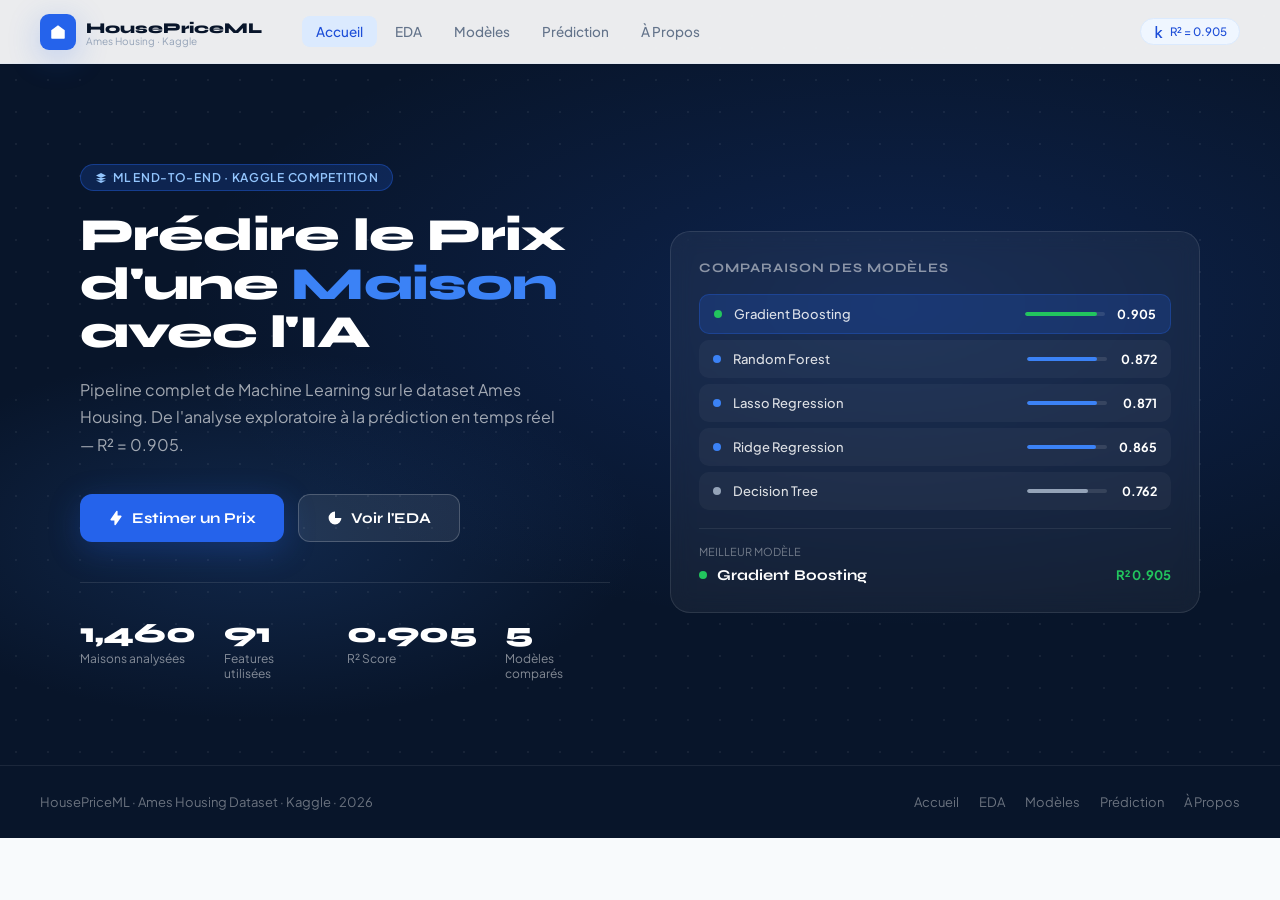
<file: webapp/index.html>
<!DOCTYPE html>
<html lang="fr">
<head>
<meta charset="UTF-8">
<meta name="viewport" content="width=device-width,initial-scale=1">
<title>HousePriceML — Accueil</title>
<link rel="stylesheet" href="style.css">
<style>
/* ── HERO ── */
.hero {
  min-height: 85vh;
  background: var(--navy);
  display: flex; align-items: center;
  position: relative; overflow: hidden;
  padding: 80px 0 0;
}
.hero-bg {
  position: absolute; inset: 0;
  background: radial-gradient(ellipse 80% 60% at 70% 40%, rgba(37,99,235,.18) 0%, transparent 70%),
              radial-gradient(ellipse 50% 40% at 20% 70%, rgba(26,58,107,.5) 0%, transparent 60%);
}
.hero-dots {
  position: absolute; inset: 0;
  background-image: radial-gradient(circle, rgba(255,255,255,.06) 1px, transparent 1px);
  background-size: 32px 32px;
}
.hero-inner {
  max-width: 1200px; margin: 0 auto; padding: 0 40px;
  display: grid; grid-template-columns: 1fr 1fr;
  gap: 60px; align-items: center;
  position: relative; z-index: 1;
  width: 100%;
}
.hero-tag {
  display: inline-flex; align-items: center; gap: 6px;
  background: rgba(37,99,235,.2); border: 1px solid rgba(37,99,235,.4);
  color: var(--blue4); padding: 5px 14px; border-radius: 20px;
  font-size: 12px; font-weight: 600; letter-spacing: .06em;
  text-transform: uppercase; margin-bottom: 20px;
}
.hero-title {
  font-family: 'Syne', sans-serif;
  font-size: 46px; font-weight: 800;
  line-height: 1.05; color: white;
  margin-bottom: 20px;
  letter-spacing: -.02em;
}
.hero-title span { color: var(--blue3); }
.hero-desc {
  font-size: 16px; line-height: 1.7;
  color: rgba(255,255,255,.62);
  margin-bottom: 36px; max-width: 480px;
}
.hero-btns { display: flex; gap: 14px; flex-wrap: wrap; }
.hero-btn-primary {
  display: inline-flex; align-items: center; gap: 8px;
  padding: 14px 28px; background: var(--blue); color: white;
  border-radius: 12px; font-family: 'Syne', sans-serif;
  font-size: 15px; font-weight: 700; text-decoration: none;
  box-shadow: var(--shb); transition: all .2s;
}
.hero-btn-primary:hover { background: var(--blue2); transform: translateY(-2px); box-shadow: 0 16px 48px rgba(37,99,235,.38); }
.hero-btn-outline {
  display: inline-flex; align-items: center; gap: 8px;
  padding: 14px 28px; background: rgba(255,255,255,.08);
  border: 1.5px solid rgba(255,255,255,.2); color: white;
  border-radius: 12px; font-family: 'Syne', sans-serif;
  font-size: 15px; font-weight: 700; text-decoration: none;
  transition: all .2s;
}
.hero-btn-outline:hover { background: rgba(255,255,255,.14); }

.hero-stats {
  display: flex; gap: 28px; margin-top: 40px; padding-top: 36px;
  border-top: 1px solid rgba(255,255,255,.1);
}
.hstat-val { font-family: 'Syne', sans-serif; font-size: 28px; font-weight: 800; color: white; line-height: 1; }
.hstat-lbl { font-size: 12px; color: rgba(255,255,255,.5); margin-top: 4px; }

/* ── HERO CARD ── */
.hero-card {
  background: rgba(255,255,255,.05);
  border: 1px solid rgba(255,255,255,.1);
  border-radius: var(--r3);
  padding: 28px;
  backdrop-filter: blur(10px);
}
.hero-card-title {
  font-family: 'Syne', sans-serif; font-size: 13px; font-weight: 700;
  color: rgba(255,255,255,.5); text-transform: uppercase;
  letter-spacing: .08em; margin-bottom: 18px;
}
.model-row {
  display: flex; align-items: center; gap: 12px;
  padding: 11px 14px; border-radius: 10px; margin-bottom: 6px;
  background: rgba(255,255,255,.04);
  transition: background .15s;
}
.model-row:hover { background: rgba(255,255,255,.08); }
.model-row.best { background: rgba(37,99,235,.2); border: 1px solid rgba(37,99,235,.3); }
.model-dot { width: 8px; height: 8px; border-radius: 50%; flex-shrink: 0; }
.model-name { font-size: 13px; font-weight: 500; color: rgba(255,255,255,.85); flex: 1; }
.model-bar-wrap { width: 80px; height: 4px; background: rgba(255,255,255,.1); border-radius: 2px; overflow: hidden; }
.model-bar-fill { height: 100%; border-radius: 2px; transition: width 1.5s ease; width: 0; }
.model-r2 { font-size: 12.5px; font-weight: 700; color: white; min-width: 38px; text-align: right; }

/* ── FEATURES SECTION ── */
.features { padding: 100px 0; background: var(--slate6); }
.features-inner { max-width: 1200px; margin: 0 auto; padding: 0 40px; }
.features-title {
  font-family: 'Syne', sans-serif; font-size: 38px; font-weight: 800;
  color: var(--navy); text-align: center; margin-bottom: 12px;
}
.features-sub { font-size: 16px; color: var(--slate); text-align: center; margin-bottom: 56px; }
.feat-grid { display: grid; grid-template-columns: repeat(3,1fr); gap: 22px; }
.feat-card {
  background: var(--white); border: 1px solid var(--slate4);
  border-radius: var(--r3); padding: 32px 28px;
  box-shadow: var(--sh); transition: box-shadow .25s, transform .25s;
}
.feat-card:hover { box-shadow: var(--sh3); transform: translateY(-4px); }
.feat-icon {
  width: 52px; height: 52px; border-radius: 14px;
  display: flex; align-items: center; justify-content: center;
  font-size: 24px; margin-bottom: 18px;
}
.feat-card-title { font-family: 'Syne', sans-serif; font-size: 17px; font-weight: 700; color: var(--navy); margin-bottom: 8px; }
.feat-card-desc { font-size: 13.5px; color: var(--slate); line-height: 1.65; }
.feat-link {
  display: inline-flex; align-items: center; gap: 5px;
  margin-top: 16px; font-size: 13px; font-weight: 600;
  color: var(--blue); text-decoration: none;
  transition: gap .15s;
}
.feat-link:hover { gap: 8px; }

/* ── PIPELINE ── */
.pipeline { padding: 100px 0; background: var(--white); }
.pipeline-inner { max-width: 1200px; margin: 0 auto; padding: 0 40px; }
.pipe-steps { display: grid; grid-template-columns: repeat(6,1fr); gap: 0; position: relative; margin-top: 56px; }
.pipe-steps::before {
  content: ''; position: absolute; top: 30px; left: 8%; right: 8%;
  height: 2px; background: var(--blue5); z-index: 0;
}
.pipe-step { text-align: center; position: relative; z-index: 1; padding: 0 8px; }
.pipe-num {
  width: 60px; height: 60px; border-radius: 50%;
  background: var(--white); border: 2px solid var(--blue5);
  display: flex; align-items: center; justify-content: center;
  margin: 0 auto 14px;
  font-family: 'Syne', sans-serif; font-size: 18px; font-weight: 800;
  color: var(--slate3); transition: all .3s;
}
.pipe-step.done .pipe-num { background: var(--blue); border-color: var(--blue); color: white; box-shadow: var(--shb); }
.pipe-title { font-size: 12.5px; font-weight: 600; color: var(--navy); margin-bottom: 4px; }
.pipe-desc { font-size: 11px; color: var(--slate2); line-height: 1.4; }

/* ── CTA ── */
.cta { padding: 100px 0; background: linear-gradient(135deg, var(--navy) 0%, var(--navy3) 100%); position: relative; overflow: hidden; }
.cta::before { content: ''; position: absolute; inset: 0; background: radial-gradient(ellipse 60% 80% at 80% 50%, rgba(37,99,235,.2) 0%, transparent 60%); }
.cta-inner { max-width: 700px; margin: 0 auto; padding: 0 40px; text-align: center; position: relative; z-index: 1; }
.cta-title { font-family: 'Syne', sans-serif; font-size: 40px; font-weight: 800; color: white; margin-bottom: 16px; }
.cta-desc { font-size: 15px; color: rgba(255,255,255,.65); margin-bottom: 36px; line-height: 1.65; }

/* ── FOOTER ── */
footer { background: var(--navy); border-top: 1px solid rgba(255,255,255,.08); padding: 28px 40px; display: flex; align-items: center; justify-content: space-between; }
.footer-text { font-size: 13px; color: rgba(255,255,255,.4); }
.footer-links { display: flex; gap: 20px; }
.footer-link { font-size: 13px; color: rgba(255,255,255,.4); text-decoration: none; transition: color .15s; }
.footer-link:hover { color: rgba(255,255,255,.8); }
</style>
</head>
<body>
<div id="navbar"></div>

<!-- ══ HERO ══ -->
<section class="hero">
  <div class="hero-bg"></div>
  <div class="hero-dots"></div>
  <div class="hero-inner">
    <div class="fade-up">
      <div class="hero-tag">
        <svg width="12" height="12" viewBox="0 0 24 24" fill="currentColor"><path d="M12 2L2 7l10 5 10-5-10-5zM2 17l10 5 10-5M2 12l10 5 10-5"/></svg>
        ML End-to-End · Kaggle Competition
      </div>
      <h1 class="hero-title">Prédire le Prix<br>d'une <span>Maison</span><br>avec l'IA</h1>
      <p class="hero-desc">Pipeline complet de Machine Learning sur le dataset Ames Housing. De l'analyse exploratoire à la prédiction en temps réel — R² = 0.905.</p>
      <div class="hero-btns">
        <a href="predict.html" class="hero-btn-primary">
          <svg width="16" height="16" viewBox="0 0 20 20" fill="currentColor"><path fill-rule="evenodd" d="M11.3 1.046A1 1 0 0112 2v5h4a1 1 0 01.82 1.573l-7 10A1 1 0 018 18v-5H4a1 1 0 01-.82-1.573l7-10a1 1 0 011.12-.38z"/></svg>
          Estimer un Prix
        </a>
        <a href="eda.html" class="hero-btn-outline">
          <svg width="16" height="16" viewBox="0 0 20 20" fill="currentColor"><path d="M2 10a8 8 0 018-8v8h8a8 8 0 11-16 0z"/></svg>
          Voir l'EDA
        </a>
      </div>
      <div class="hero-stats">
        <div><div class="hstat-val">1,460</div><div class="hstat-lbl">Maisons analysées</div></div>
        <div><div class="hstat-val">91</div><div class="hstat-lbl">Features utilisées</div></div>
        <div><div class="hstat-val">0.905</div><div class="hstat-lbl">R² Score</div></div>
        <div><div class="hstat-val">5</div><div class="hstat-lbl">Modèles comparés</div></div>
      </div>
    </div>

    <div class="fade-up-2">
      <div class="hero-card">
        <div class="hero-card-title">Comparaison des Modèles</div>
        <div id="model-list"></div>
        <div style="margin-top:18px;padding-top:16px;border-top:1px solid rgba(255,255,255,.08)">
          <div style="font-size:11px;color:rgba(255,255,255,.4);margin-bottom:8px">MEILLEUR MODÈLE</div>
          <div style="display:flex;align-items:center;gap:10px">
            <div style="width:8px;height:8px;border-radius:50%;background:#22C55E"></div>
            <span style="font-family:'Syne',sans-serif;font-size:15px;font-weight:700;color:white">Gradient Boosting</span>
            <span style="margin-left:auto;font-size:13px;font-weight:700;color:#22C55E">R² 0.905</span>
          </div>
        </div>
      </div>
    </div>
  </div>
</section>

<footer>
  <div class="footer-text">HousePriceML · Ames Housing Dataset · Kaggle · 2026</div>
  <div class="footer-links">
    <a href="index.html" class="footer-link">Accueil</a>
    <a href="eda.html" class="footer-link">EDA</a>
    <a href="models.html" class="footer-link">Modèles</a>
    <a href="predict.html" class="footer-link">Prédiction</a>
    <a href="about.html" class="footer-link">À Propos</a>
  </div>
</footer>

<script src="nav.js"></script>
<script>
const MODELS_DATA = [
  { name:'Gradient Boosting', r2:.905, color:'#22C55E', best:true },
  { name:'Random Forest',     r2:.872, color:'#3B82F6', best:false },
  { name:'Lasso Regression',  r2:.871, color:'#3B82F6', best:false },
  { name:'Ridge Regression',  r2:.865, color:'#3B82F6', best:false },
  { name:'Decision Tree',     r2:.762, color:'#94A3B8', best:false },
];

document.getElementById('model-list').innerHTML = MODELS_DATA.map(m => `
  <div class="model-row ${m.best?'best':''}">
    <div class="model-dot" style="background:${m.color}"></div>
    <div class="model-name">${m.name}</div>
    <div class="model-bar-wrap">
      <div class="model-bar-fill" data-w="${m.r2*100}%" style="background:${m.color}"></div>
    </div>
    <div class="model-r2">${m.r2}</div>
  </div>`).join('');
</script>
</body>
</html>
</file>
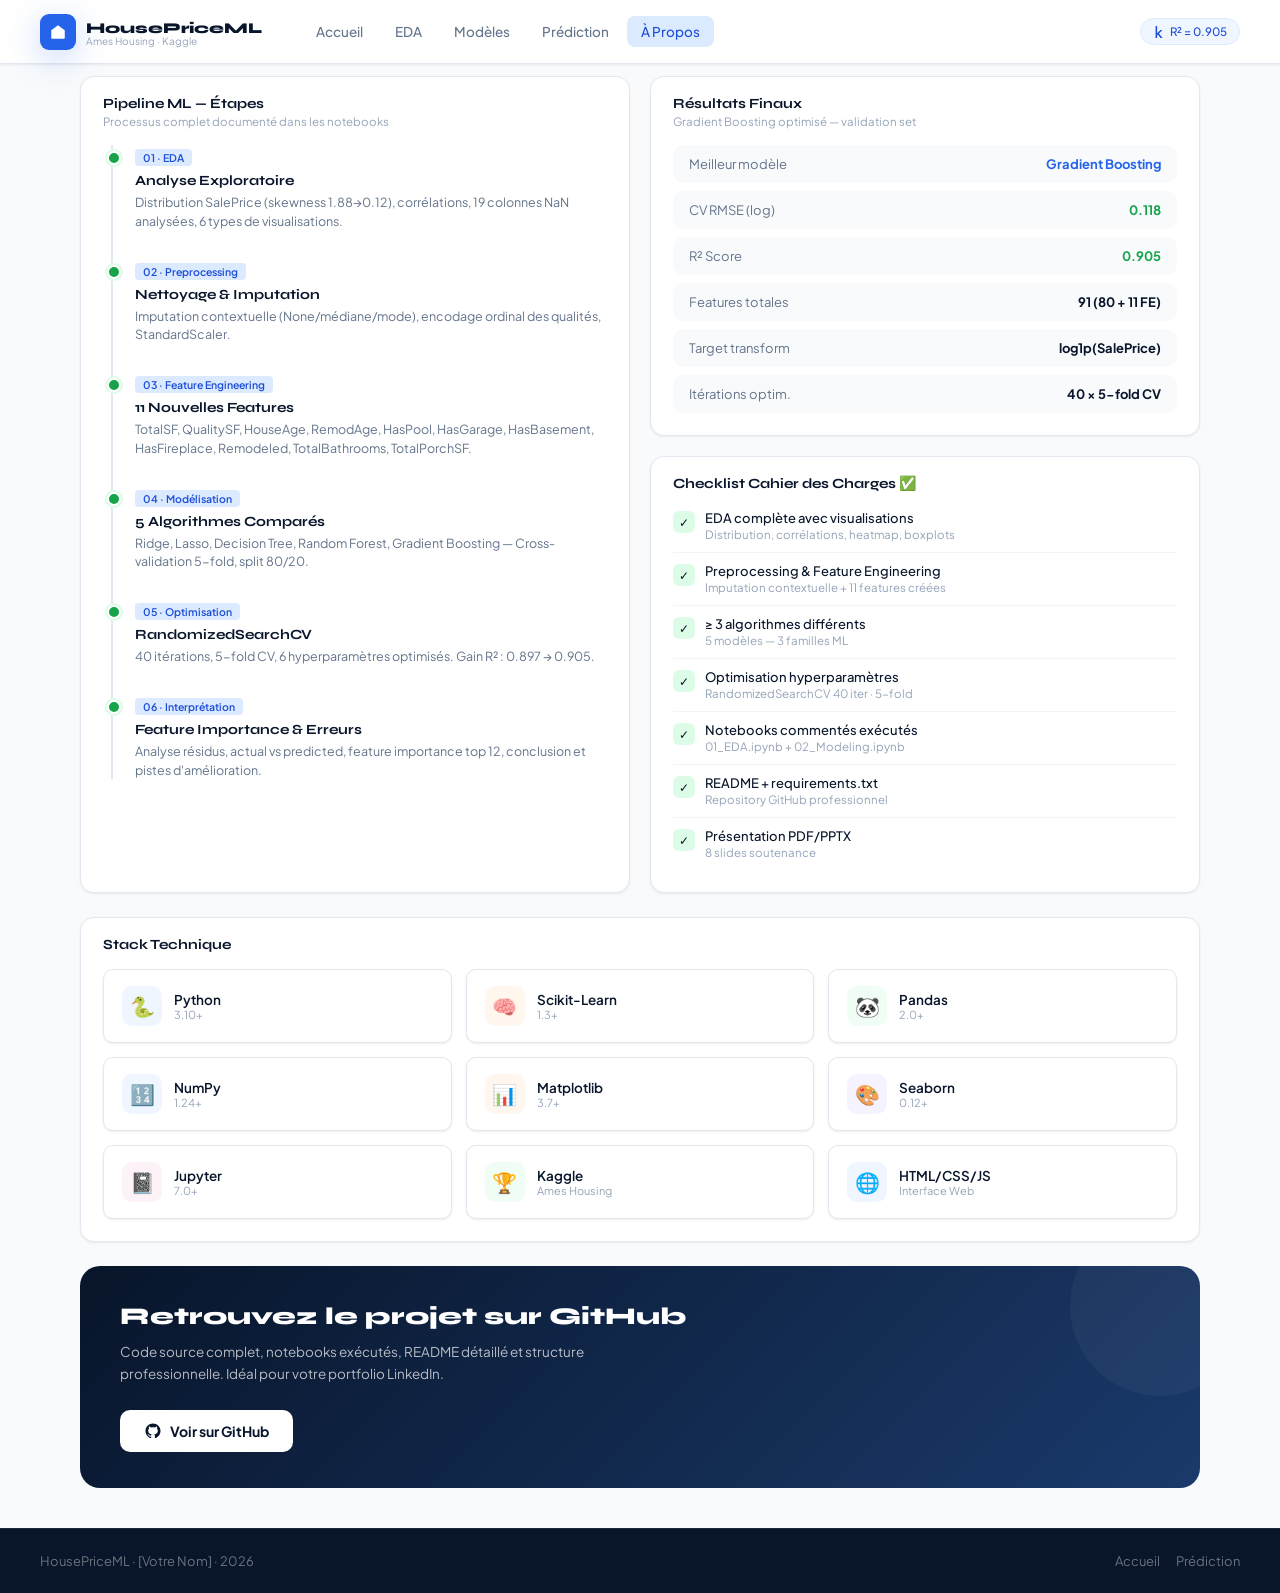
<file: webapp/about.html>
<!DOCTYPE html>
<html lang="fr">
<head>
<meta charset="UTF-8">
<meta name="viewport" content="width=device-width,initial-scale=1">
<title>HousePriceML — À Propos</title>
<link rel="stylesheet" href="style.css">
<style>
.about-hero { background: linear-gradient(135deg,#08152A,#1A3A6B); padding: 64px 40px 56px; }
.container { max-width: 1200px; margin: 0 auto; padding: 40px; }
.timeline { position: relative; padding-left: 32px; }
.timeline::before { content:''; position:absolute; left:8px; top:0; bottom:0; width:2px; background: var(--slate4); }
.tl-item { position: relative; margin-bottom: 28px; }
.tl-dot { position:absolute; left:-28px; top:6px; width:14px; height:14px; border-radius:50%; background:var(--blue); border:2px solid white; box-shadow:0 0 0 2px var(--blue5); }
.tl-dot.done { background: var(--green); box-shadow:0 0 0 2px var(--green2); }
.tl-title { font-family:'Syne',sans-serif; font-size:14px; font-weight:700; color:var(--navy); margin-bottom:4px; }
.tl-desc { font-size:12.5px; color:var(--slate); line-height:1.5; }
.tl-tag { display:inline-block; padding:2px 8px; border-radius:4px; font-size:10.5px; font-weight:600; background:var(--blue5); color:var(--blue2); margin-bottom:6px; }
.tech-grid { display: grid; grid-template-columns: repeat(3,1fr); gap: 14px; }
.tech-item { background:var(--white); border:1px solid var(--slate4); border-radius:var(--r2); padding:16px 18px; display:flex; align-items:center; gap:12px; box-shadow:var(--sh); }
.tech-icon { width:40px; height:40px; border-radius:10px; display:flex; align-items:center; justify-content:center; font-size:20px; flex-shrink:0; }
.tech-name { font-size:13.5px; font-weight:600; color:var(--navy); }
.tech-ver { font-size:11px; color:var(--slate2); }
.result-row { display:flex; justify-content:space-between; align-items:center; padding:11px 16px; background:var(--slate6); border-radius:var(--r2); margin-bottom:8px; font-size:13px; }
.result-key { color:var(--slate); }
.result-val { font-weight:700; }
.checklist-item { display:flex; align-items:flex-start; gap:10px; padding:10px 0; border-bottom:1px solid var(--slate5); }
.checklist-item:last-child { border-bottom:none; }
.check-icon { width:22px; height:22px; border-radius:6px; display:flex; align-items:center; justify-content:center; font-size:12px; flex-shrink:0; margin-top:1px; }
.check-ok { background:var(--green2); }
.check-text { font-size:13px; color:var(--navy); font-weight:500; }
.check-sub { font-size:11.5px; color:var(--slate2); margin-top:1px; }
.github-card { background: linear-gradient(135deg,var(--navy),var(--navy3)); border-radius:var(--r3); padding:36px 40px; color:white; position:relative; overflow:hidden; }
.github-card::before { content:''; position:absolute; top:-50px; right:-50px; width:180px; height:180px; background:rgba(255,255,255,.04); border-radius:50%; }
.gh-title { font-family:'Syne',sans-serif; font-size:24px; font-weight:800; margin-bottom:10px; }
.gh-desc { font-size:13.5px; opacity:.7; line-height:1.65; margin-bottom:24px; max-width:500px; }
.gh-btn { display:inline-flex; align-items:center; gap:8px; padding:12px 24px; background:white; color:var(--navy); border-radius:10px; text-decoration:none; font-size:14px; font-weight:700; transition:all .2s; }
.gh-btn:hover { transform:translateY(-2px); box-shadow:0 10px 30px rgba(0,0,0,.2); }
</style>
</head>
<body>
<div id="navbar"></div>

<div class="container" style="padding-top:76px">

  <div class="g2" style="margin-bottom:24px">

    <!-- Timeline -->
    <div class="card fade-up">
      <div class="card-head"><div class="card-title">Pipeline ML — Étapes</div><div class="card-sub">Processus complet documenté dans les notebooks</div></div>
      <div class="card-body">
        <div class="timeline">
          <div class="tl-item"><div class="tl-dot done"></div><div class="tl-tag">01 · EDA</div><div class="tl-title">Analyse Exploratoire</div><div class="tl-desc">Distribution SalePrice (skewness 1.88→0.12), corrélations, 19 colonnes NaN analysées, 6 types de visualisations.</div></div>
          <div class="tl-item"><div class="tl-dot done"></div><div class="tl-tag">02 · Preprocessing</div><div class="tl-title">Nettoyage & Imputation</div><div class="tl-desc">Imputation contextuelle (None/médiane/mode), encodage ordinal des qualités, StandardScaler.</div></div>
          <div class="tl-item"><div class="tl-dot done"></div><div class="tl-tag">03 · Feature Engineering</div><div class="tl-title">11 Nouvelles Features</div><div class="tl-desc">TotalSF, QualitySF, HouseAge, RemodAge, HasPool, HasGarage, HasBasement, HasFireplace, Remodeled, TotalBathrooms, TotalPorchSF.</div></div>
          <div class="tl-item"><div class="tl-dot done"></div><div class="tl-tag">04 · Modélisation</div><div class="tl-title">5 Algorithmes Comparés</div><div class="tl-desc">Ridge, Lasso, Decision Tree, Random Forest, Gradient Boosting — Cross-validation 5-fold, split 80/20.</div></div>
          <div class="tl-item"><div class="tl-dot done"></div><div class="tl-tag">05 · Optimisation</div><div class="tl-title">RandomizedSearchCV</div><div class="tl-desc">40 itérations, 5-fold CV, 6 hyperparamètres optimisés. Gain R² : 0.897 → 0.905.</div></div>
          <div class="tl-item" style="margin-bottom:0"><div class="tl-dot done"></div><div class="tl-tag">06 · Interprétation</div><div class="tl-title">Feature Importance & Erreurs</div><div class="tl-desc">Analyse résidus, actual vs predicted, feature importance top 12, conclusion et pistes d'amélioration.</div></div>
        </div>
      </div>
    </div>

    <!-- Results + Checklist -->
    <div style="display:flex;flex-direction:column;gap:20px">
      <div class="card fade-up-2">
        <div class="card-head"><div class="card-title">Résultats Finaux</div><div class="card-sub">Gradient Boosting optimisé — validation set</div></div>
        <div class="card-body">
          <div class="result-row"><span class="result-key">Meilleur modèle</span><span class="result-val" style="color:var(--blue)">Gradient Boosting</span></div>
          <div class="result-row"><span class="result-key">CV RMSE (log)</span><span class="result-val" style="color:var(--green)">0.118</span></div>
          <div class="result-row"><span class="result-key">R² Score</span><span class="result-val" style="color:var(--green)">0.905</span></div>
          <div class="result-row"><span class="result-key">Features totales</span><span class="result-val">91 (80 + 11 FE)</span></div>
          <div class="result-row"><span class="result-key">Target transform</span><span class="result-val">log1p(SalePrice)</span></div>
          <div class="result-row" style="margin-bottom:0"><span class="result-key">Itérations optim.</span><span class="result-val">40 × 5-fold CV</span></div>
        </div>
      </div>

      <div class="card fade-up-3">
        <div class="card-head"><div class="card-title">Checklist Cahier des Charges ✅</div></div>
        <div class="card-body" style="padding-top:8px">
          <div class="checklist-item"><div class="check-icon check-ok">✓</div><div><div class="check-text">EDA complète avec visualisations</div><div class="check-sub">Distribution, corrélations, heatmap, boxplots</div></div></div>
          <div class="checklist-item"><div class="check-icon check-ok">✓</div><div><div class="check-text">Preprocessing & Feature Engineering</div><div class="check-sub">Imputation contextuelle + 11 features créées</div></div></div>
          <div class="checklist-item"><div class="check-icon check-ok">✓</div><div><div class="check-text">≥ 3 algorithmes différents</div><div class="check-sub">5 modèles — 3 familles ML</div></div></div>
          <div class="checklist-item"><div class="check-icon check-ok">✓</div><div><div class="check-text">Optimisation hyperparamètres</div><div class="check-sub">RandomizedSearchCV 40 iter · 5-fold</div></div></div>
          <div class="checklist-item"><div class="check-icon check-ok">✓</div><div><div class="check-text">Notebooks commentés exécutés</div><div class="check-sub">01_EDA.ipynb + 02_Modeling.ipynb</div></div></div>
          <div class="checklist-item"><div class="check-icon check-ok">✓</div><div><div class="check-text">README + requirements.txt</div><div class="check-sub">Repository GitHub professionnel</div></div></div>
          <div class="checklist-item"><div class="check-icon check-ok">✓</div><div><div class="check-text">Présentation PDF/PPTX</div><div class="check-sub">8 slides soutenance</div></div></div>
        </div>
      </div>
    </div>
  </div>

  <!-- Tech Stack -->
  <div class="card fade-up" style="margin-bottom:24px">
    <div class="card-head"><div class="card-title">Stack Technique</div></div>
    <div class="card-body">
      <div class="tech-grid">
        <div class="tech-item"><div class="tech-icon" style="background:#EFF6FF">🐍</div><div><div class="tech-name">Python</div><div class="tech-ver">3.10+</div></div></div>
        <div class="tech-item"><div class="tech-icon" style="background:#FFF7ED">🧠</div><div><div class="tech-name">Scikit-Learn</div><div class="tech-ver">1.3+</div></div></div>
        <div class="tech-item"><div class="tech-icon" style="background:#F0FDF4">🐼</div><div><div class="tech-name">Pandas</div><div class="tech-ver">2.0+</div></div></div>
        <div class="tech-item"><div class="tech-icon" style="background:#EFF6FF">🔢</div><div><div class="tech-name">NumPy</div><div class="tech-ver">1.24+</div></div></div>
        <div class="tech-item"><div class="tech-icon" style="background:#FFF7ED">📊</div><div><div class="tech-name">Matplotlib</div><div class="tech-ver">3.7+</div></div></div>
        <div class="tech-item"><div class="tech-icon" style="background:#F5F3FF">🎨</div><div><div class="tech-name">Seaborn</div><div class="tech-ver">0.12+</div></div></div>
        <div class="tech-item"><div class="tech-icon" style="background:#FDF2F8">📓</div><div><div class="tech-name">Jupyter</div><div class="tech-ver">7.0+</div></div></div>
        <div class="tech-item"><div class="tech-icon" style="background:#F0FDF4">🏆</div><div><div class="tech-name">Kaggle</div><div class="tech-ver">Ames Housing</div></div></div>
        <div class="tech-item"><div class="tech-icon" style="background:#EFF6FF">🌐</div><div><div class="tech-name">HTML/CSS/JS</div><div class="tech-ver">Interface Web</div></div></div>
      </div>
    </div>
  </div>

  <!-- GitHub CTA -->
  <div class="github-card fade-up">
    <div class="gh-title">Retrouvez le projet sur GitHub</div>
    <div class="gh-desc">Code source complet, notebooks exécutés, README détaillé et structure professionnelle. Idéal pour votre portfolio LinkedIn.</div>
    <a href="#" class="gh-btn">
      <svg width="18" height="18" viewBox="0 0 24 24" fill="currentColor"><path d="M12 2C6.477 2 2 6.477 2 12c0 4.42 2.865 8.17 6.839 9.49.5.092.682-.217.682-.482 0-.237-.008-.866-.013-1.7-2.782.604-3.369-1.34-3.369-1.34-.454-1.156-1.11-1.463-1.11-1.463-.908-.62.069-.608.069-.608 1.003.07 1.531 1.03 1.531 1.03.892 1.529 2.341 1.087 2.91.832.092-.647.35-1.088.636-1.338-2.22-.253-4.555-1.11-4.555-4.943 0-1.091.39-1.984 1.029-2.683-.103-.253-.446-1.27.098-2.647 0 0 .84-.269 2.75 1.025A9.578 9.578 0 0112 6.836c.85.004 1.705.114 2.504.336 1.909-1.294 2.747-1.025 2.747-1.025.546 1.377.203 2.394.1 2.647.64.699 1.028 1.592 1.028 2.683 0 3.842-2.339 4.687-4.566 4.935.359.309.678.919.678 1.852 0 1.336-.012 2.415-.012 2.741 0 .267.18.578.688.48C19.138 20.167 22 16.418 22 12c0-5.523-4.477-10-10-10z"/></svg>
      Voir sur GitHub
    </a>
  </div>

</div>

<footer style="background:var(--navy);border-top:1px solid rgba(255,255,255,.08);padding:24px 40px;display:flex;align-items:center;justify-content:space-between;margin-top:0">
  <div style="font-size:13px;color:rgba(255,255,255,.4)">HousePriceML · [Votre Nom] · 2026</div>
  <div style="display:flex;gap:16px">
    <a href="index.html" style="font-size:13px;color:rgba(255,255,255,.4);text-decoration:none">Accueil</a>
    <a href="predict.html" style="font-size:13px;color:rgba(255,255,255,.4);text-decoration:none">Prédiction</a>
  </div>
</footer>

<script src="nav.js"></script>
</body>
</html>
</file>
<file: webapp/style.css>
/* ═══════════════════════════════════════════════
   HOUSE PRICE PREDICTION — SHARED STYLES
   ═══════════════════════════════════════════════ */

@import url('https://fonts.googleapis.com/css2?family=Syne:wght@400;500;600;700;800&family=Plus+Jakarta+Sans:ital,wght@0,300;0,400;0,500;0,600;1,300&display=swap');

*, *::before, *::after { box-sizing: border-box; margin: 0; padding: 0; }

:root {
  --navy:   #08152A;
  --navy2:  #0F2440;
  --navy3:  #1A3A6B;
  --blue:   #2563EB;
  --blue2:  #1D4ED8;
  --blue3:  #3B82F6;
  --blue4:  #93C5FD;
  --blue5:  #DBEAFE;
  --blue6:  #EFF6FF;
  --slate:  #64748B;
  --slate2: #94A3B8;
  --slate3: #CBD5E1;
  --slate4: #E2E8F0;
  --slate5: #F1F5F9;
  --slate6: #F8FAFC;
  --white:  #FFFFFF;
  --green:  #16A34A;
  --green2: #DCFCE7;
  --green3: #F0FDF4;
  --amber:  #D97706;
  --amber2: #FEF3C7;
  --red:    #DC2626;
  --red2:   #FEE2E2;
  --r:  14px;
  --r2: 10px;
  --r3: 20px;
  --sh:  0 1px 3px rgba(0,0,0,.05), 0 1px 2px rgba(0,0,0,.03);
  --sh2: 0 4px 20px rgba(8,21,42,.08);
  --sh3: 0 12px 40px rgba(8,21,42,.13);
  --shb: 0 8px 32px rgba(37,99,235,.25);
}

html { scroll-behavior: smooth; }
body {
  font-family: 'Plus Jakarta Sans', sans-serif;
  background: var(--slate6);
  color: var(--navy);
  min-height: 100vh;
}

/* ── NAVBAR ─────────────────────────────── */
.navbar {
  position: fixed; top: 0; left: 0; right: 0; z-index: 1000;
  background: rgba(255,255,255,.92);
  backdrop-filter: blur(20px);
  border-bottom: 1px solid var(--slate4);
  height: 64px;
  display: flex; align-items: center;
  padding: 0 40px;
  box-shadow: var(--sh);
}
.nav-brand {
  display: flex; align-items: center; gap: 10px;
  text-decoration: none;
}
.nav-logo {
  width: 36px; height: 36px;
  background: var(--blue);
  border-radius: 9px;
  display: flex; align-items: center; justify-content: center;
  box-shadow: var(--shb);
}
.nav-logo svg { width: 18px; height: 18px; fill: white; }
.nav-brand-text { font-family: 'Syne', sans-serif; font-weight: 800; font-size: 15px; color: var(--navy); }
.nav-brand-sub { font-size: 10px; color: var(--slate2); font-weight: 400; display: block; margin-top: -2px; }

.nav-links { display: flex; align-items: center; gap: 4px; margin-left: 40px; }
.nav-link {
  padding: 7px 14px; border-radius: 8px;
  text-decoration: none; font-size: 13.5px; font-weight: 500;
  color: var(--slate); transition: all .15s; white-space: nowrap;
}
.nav-link:hover { background: var(--slate5); color: var(--blue); }
.nav-link.active { background: var(--blue5); color: var(--blue2); }

.nav-right { margin-left: auto; display: flex; align-items: center; gap: 10px; }
.nav-badge {
  display: inline-flex; align-items: center; gap: 5px;
  padding: 5px 12px; border-radius: 20px;
  background: var(--blue6); border: 1px solid var(--blue5);
  color: var(--blue2); font-size: 11.5px; font-weight: 500;
}
.nav-badge svg { width: 12px; height: 12px; }

/* ── PAGE WRAPPER ──────────────────────── */
.page-wrap { padding-top: 80px; min-height: 100vh; }

/* ── SECTION HEADER ────────────────────── */
.section-header { margin-bottom: 28px; }
.section-tag {
  display: inline-flex; align-items: center; gap: 6px;
  background: var(--blue5); color: var(--blue2);
  padding: 4px 12px; border-radius: 20px;
  font-size: 11.5px; font-weight: 600;
  text-transform: uppercase; letter-spacing: .06em;
  margin-bottom: 10px;
}
.section-title {
  font-family: 'Syne', sans-serif;
  font-size: 32px; font-weight: 800;
  line-height: 1.15; color: var(--navy);
  margin-bottom: 10px;
}
.section-desc { font-size: 15px; color: var(--slate); line-height: 1.65; max-width: 600px; }

/* ── CARDS ──────────────────────────────── */
.card {
  background: var(--white);
  border: 1px solid var(--slate4);
  border-radius: var(--r);
  box-shadow: var(--sh);
}
.card-head { padding: 18px 22px 0; }
.card-title { font-family: 'Syne', sans-serif; font-size: 14px; font-weight: 700; color: var(--navy); }
.card-sub { font-size: 11.5px; color: var(--slate2); margin-top: 2px; }
.card-body { padding: 16px 22px 22px; }

/* ── GRIDS ──────────────────────────────── */
.g2 { display: grid; grid-template-columns: 1fr 1fr; gap: 20px; }
.g3 { display: grid; grid-template-columns: repeat(3,1fr); gap: 20px; }
.g4 { display: grid; grid-template-columns: repeat(4,1fr); gap: 16px; }

/* ── KPI CARDS ──────────────────────────── */
.kpi {
  background: var(--white);
  border: 1px solid var(--slate4);
  border-radius: var(--r);
  padding: 20px 22px;
  box-shadow: var(--sh);
  position: relative; overflow: hidden;
  transition: box-shadow .2s, transform .2s;
}
.kpi:hover { box-shadow: var(--sh2); transform: translateY(-2px); }
.kpi::before { content: ''; position: absolute; top: 0; left: 0; right: 0; height: 3px; }
.kpi.b::before { background: var(--blue); }
.kpi.g::before { background: var(--green); }
.kpi.a::before { background: var(--amber); }
.kpi.s::before { background: var(--slate); }
.kpi-lbl { font-size: 11px; font-weight: 600; text-transform: uppercase; letter-spacing: .07em; color: var(--slate2); margin-bottom: 8px; }
.kpi-val { font-family: 'Syne', sans-serif; font-size: 28px; font-weight: 800; line-height: 1; margin-bottom: 7px; }
.kpi-note { font-size: 11.5px; color: var(--slate); display: flex; align-items: center; gap: 5px; flex-wrap: wrap; }

/* ── TAGS ───────────────────────────────── */
.tag { display: inline-flex; align-items: center; padding: 2px 8px; border-radius: 4px; font-size: 11px; font-weight: 500; }
.tag-b { background: var(--blue5); color: var(--blue2); }
.tag-g { background: var(--green2); color: var(--green); }
.tag-a { background: var(--amber2); color: var(--amber); }
.tag-s { background: var(--slate5); color: var(--slate); }

/* ── BUTTONS ────────────────────────────── */
.btn {
  display: inline-flex; align-items: center; justify-content: center; gap: 8px;
  padding: 11px 22px; border-radius: var(--r2);
  font-family: 'Plus Jakarta Sans', sans-serif;
  font-size: 14px; font-weight: 600;
  cursor: pointer; transition: all .2s; border: none; text-decoration: none;
}
.btn-primary {
  background: var(--blue); color: white;
  box-shadow: var(--shb);
}
.btn-primary:hover { background: var(--blue2); transform: translateY(-1px); box-shadow: 0 12px 36px rgba(37,99,235,.32); }
.btn-outline {
  background: white; color: var(--blue);
  border: 1.5px solid var(--blue3);
}
.btn-outline:hover { background: var(--blue6); }
.btn-lg { padding: 14px 28px; font-size: 15px; border-radius: 12px; }

/* ── FEAT BARS ──────────────────────────── */
.feat-row { display: flex; align-items: center; gap: 10px; margin-bottom: 9px; }
.feat-rank { width: 20px; height: 20px; border-radius: 5px; background: var(--slate5); color: var(--slate); font-size: 10px; font-weight: 700; display: flex; align-items: center; justify-content: center; flex-shrink: 0; }
.feat-rank.top { background: var(--blue); color: white; }
.feat-name { font-size: 12.5px; font-weight: 500; color: var(--navy); min-width: 130px; }
.feat-bar { flex: 1; height: 6px; background: var(--slate4); border-radius: 3px; overflow: hidden; }
.feat-fill { height: 100%; border-radius: 3px; background: linear-gradient(90deg, var(--blue), var(--blue3)); transition: width 1.4s cubic-bezier(.4,0,.2,1); width: 0; }
.feat-pct { font-size: 11.5px; font-weight: 600; color: var(--slate); min-width: 36px; text-align: right; }

/* ── FORM ───────────────────────────────── */
.form-group { display: flex; flex-direction: column; gap: 5px; margin-bottom: 14px; }
.form-label { font-size: 12px; font-weight: 600; color: var(--slate); text-transform: uppercase; letter-spacing: .05em; }
.form-control {
  padding: 10px 13px;
  border: 1.5px solid var(--slate4);
  border-radius: var(--r2);
  font-family: 'Plus Jakarta Sans', sans-serif;
  font-size: 13.5px; color: var(--navy);
  background: white; outline: none;
  transition: border-color .15s, box-shadow .15s;
  -webkit-appearance: none;
}
.form-control:focus { border-color: var(--blue3); box-shadow: 0 0 0 3px rgba(59,130,246,.1); }
.range-wrap { display: flex; align-items: center; gap: 10px; }
input[type=range] {
  flex: 1; -webkit-appearance: none; height: 4px;
  border-radius: 2px; background: var(--slate4); cursor: pointer; outline: none;
}
input[type=range]::-webkit-slider-thumb {
  -webkit-appearance: none; width: 16px; height: 16px; border-radius: 50%;
  background: var(--blue); border: 2px solid white;
  box-shadow: 0 1px 4px rgba(37,99,235,.4); cursor: pointer;
}
.range-val {
  min-width: 28px; text-align: center;
  font-size: 13px; font-weight: 700; color: var(--blue);
  background: var(--blue5); padding: 2px 8px; border-radius: 6px;
}

/* ── DIVIDER ────────────────────────────── */
.divider { height: 1px; background: var(--slate4); margin: 20px 0; }

/* ── ANIMATIONS ─────────────────────────── */
@keyframes fadeUp { from { opacity: 0; transform: translateY(16px); } to { opacity: 1; transform: translateY(0); } }
@keyframes pulse { 0%,100%{opacity:.5} 50%{opacity:1} }
.fade-up { animation: fadeUp .5s ease both; }
.fade-up-2 { animation: fadeUp .5s .1s ease both; }
.fade-up-3 { animation: fadeUp .5s .2s ease both; }
.fade-up-4 { animation: fadeUp .5s .3s ease both; }

/* ── SCROLLBAR ──────────────────────────── */
::-webkit-scrollbar { width: 5px; }
::-webkit-scrollbar-thumb { background: var(--slate4); border-radius: 3px; }

/* ── RESPONSIVE ─────────────────────────── */
@media(max-width:900px) {
  .g2, .g3, .g4 { grid-template-columns: 1fr; }
  .navbar { padding: 0 20px; }
  .nav-links { display: none; }
}
</file>
